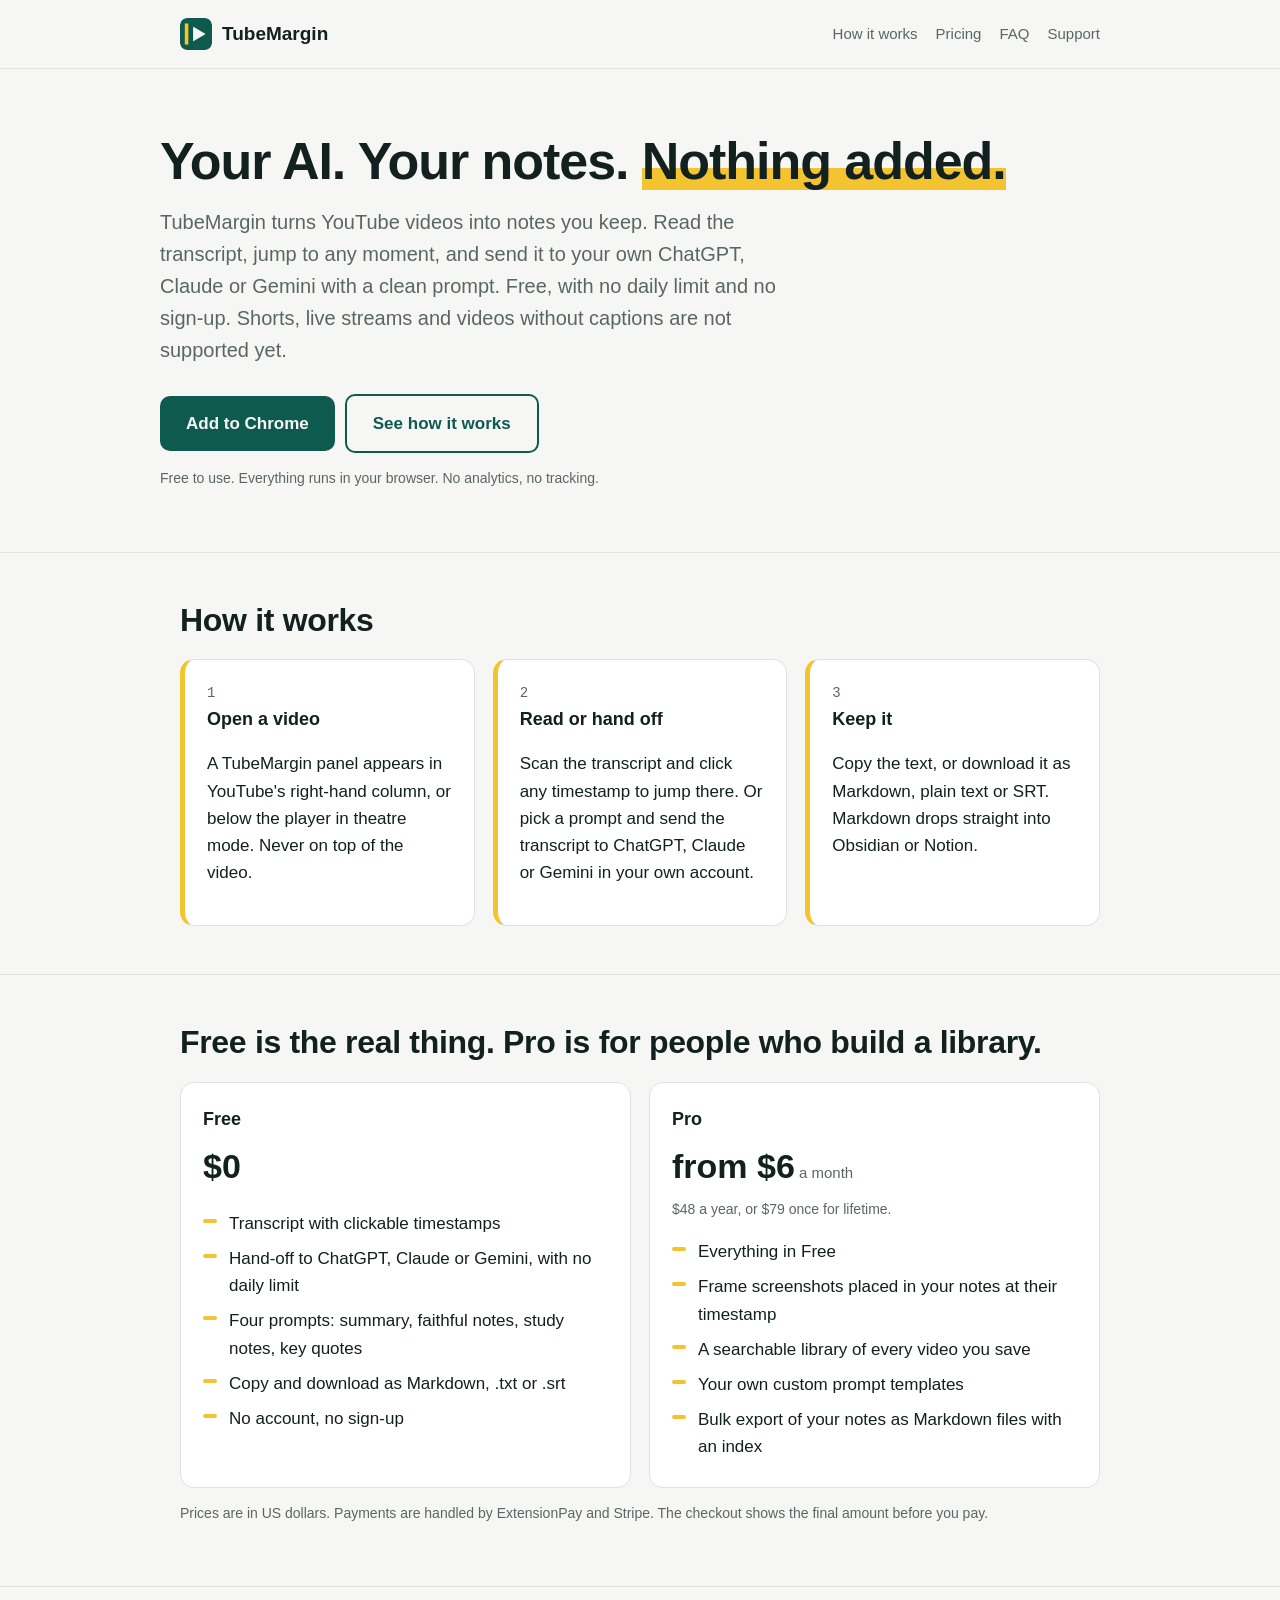
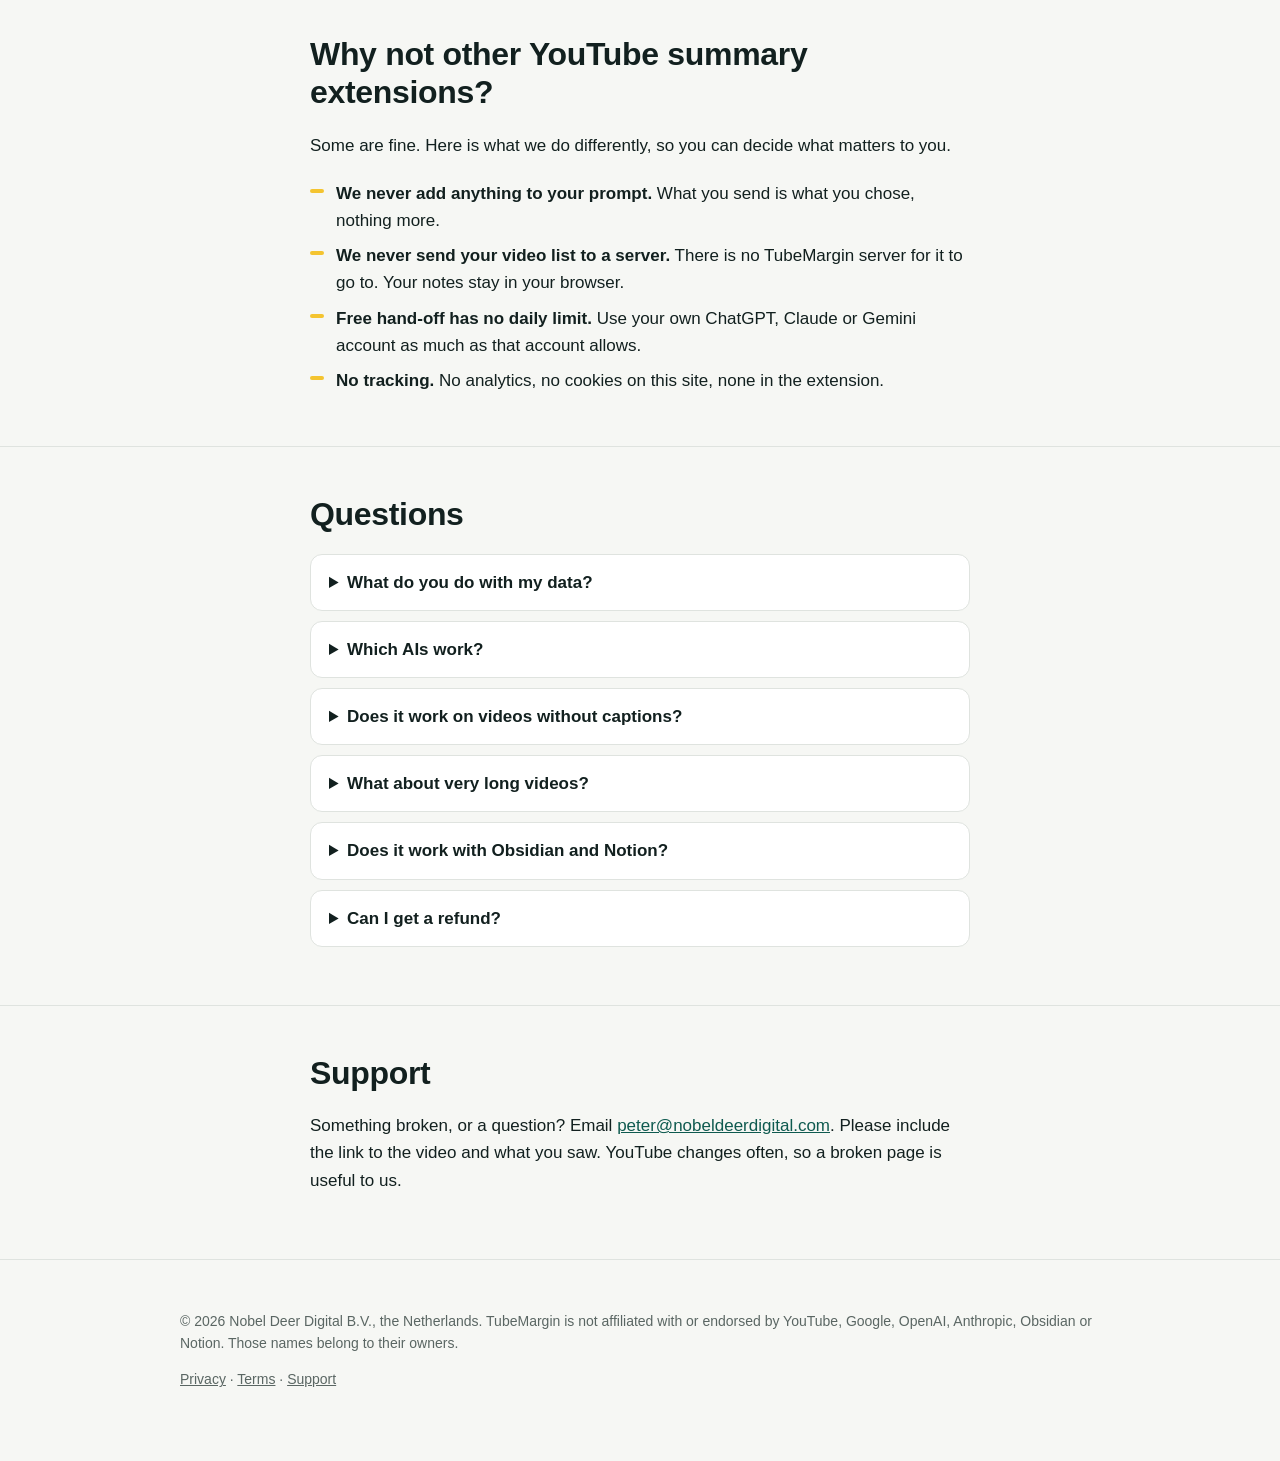
<file: index.html>
<!doctype html>
<html lang="en">
<head>
<meta charset="utf-8">
<meta name="viewport" content="width=device-width,initial-scale=1">
<title>TubeMargin: Notes &amp; Transcript for YouTube</title>
<meta name="description" content="Turn YouTube videos into notes you keep. Transcript with clickable timestamps, free hand-off to your own ChatGPT, Claude or Gemini, Markdown for Obsidian. Nothing added to your prompt.">
<link rel="icon" href="favicon.svg" type="image/svg+xml">
<link rel="icon" href="favicon-32.png" sizes="32x32" type="image/png">
<link rel="stylesheet" href="style.css">
<script src="config.js"></script>
</head>
<body>
<header class="top"><div class="wrap">
  <a class="brand" href="/"><img src="icon-128.png" alt="" width="32" height="32">TubeMargin</a>
  <nav><a href="#how">How it works</a><a href="#pricing">Pricing</a><a href="#faq">FAQ</a><a href="#support">Support</a></nav>
</div></header>

<main>
<div class="wrap hero">
  <h1>Your AI. Your notes. <mark>Nothing added.</mark></h1>
  <p class="lead">TubeMargin turns YouTube videos into notes you keep. Read the transcript, jump to any moment, and send it to your own ChatGPT, Claude or Gemini with a clean prompt. Free, with no daily limit and no sign-up. Shorts, live streams and videos without captions are not supported yet.</p>
  <a class="btn" data-cws href="#">Add to Chrome</a><a class="btn ghost" href="#how">See how it works</a>
  <p class="small">Free to use. Everything runs in your browser. No analytics, no tracking.</p>
</div>

<section id="how"><div class="wrap">
  <h2>How it works</h2>
  <div class="grid">
    <div class="card step"><div class="num">1</div><h3>Open a video</h3><p>A TubeMargin panel appears in YouTube's right-hand column, or below the player in theatre mode. Never on top of the video.</p></div>
    <div class="card step"><div class="num">2</div><h3>Read or hand off</h3><p>Scan the transcript and click any timestamp to jump there. Or pick a prompt and send the transcript to ChatGPT, Claude or Gemini in your own account.</p></div>
    <div class="card step"><div class="num">3</div><h3>Keep it</h3><p>Copy the text, or download it as Markdown, plain text or SRT. Markdown drops straight into Obsidian or Notion.</p></div>
  </div>
</div></section>

<section id="pricing"><div class="wrap">
  <h2>Free is the real thing. Pro is for people who build a library.</h2>
  <div class="grid">
    <div class="card"><h3>Free</h3><div class="price">$0</div>
      <ul class="tick">
        <li>Transcript with clickable timestamps</li>
        <li>Hand-off to ChatGPT, Claude or Gemini, with no daily limit</li>
        <li>Four prompts: summary, faithful notes, study notes, key quotes</li>
        <li>Copy and download as Markdown, .txt or .srt</li>
        <li>No account, no sign-up</li>
      </ul></div>
    <div class="card"><h3>Pro</h3><div class="price">from <span data-price="monthly"></span><small> a month</small></div>
      <p class="small" style="margin-top:0"><span data-price="yearly"></span> a year, or <span data-price="lifetime"></span> once for lifetime.</p>
      <ul class="tick">
        <li>Everything in Free</li>
        <li>Frame screenshots placed in your notes at their timestamp</li>
        <li>A searchable library of every video you save</li>
        <li>Your own custom prompt templates</li>
        <li>Bulk export of your notes as Markdown files with an index</li>
      </ul></div>
  </div>
  <p class="small">Prices are in US dollars. Payments are handled by ExtensionPay and Stripe. The checkout shows the final amount before you pay.</p>
</div></section>

<section id="why"><div class="wrap narrow">
  <h2>Why not other YouTube summary extensions?</h2>
  <p>Some are fine. Here is what we do differently, so you can decide what matters to you.</p>
  <ul class="tick">
    <li><strong>We never add anything to your prompt.</strong> What you send is what you chose, nothing more.</li>
    <li><strong>We never send your video list to a server.</strong> There is no TubeMargin server for it to go to. Your notes stay in your browser.</li>
    <li><strong>Free hand-off has no daily limit.</strong> Use your own ChatGPT, Claude or Gemini account as much as that account allows.</li>
    <li><strong>No tracking.</strong> No analytics, no cookies on this site, none in the extension.</li>
  </ul>
</div></section>

<section id="faq"><div class="wrap narrow">
  <h2>Questions</h2>
  <details><summary>What do you do with my data?</summary><p>Nothing about your videos or notes leaves your browser except what you choose to send. Your notes and settings are stored in your browser. We run no server that receives them. If you buy Pro, we receive your email and purchase record through our payment provider. Read the <a href="privacy.html">privacy policy</a>.</p></details>
  <details><summary>Which AIs work?</summary><p>ChatGPT, Claude and Gemini, using your own account on their websites. TubeMargin opens the site and pastes your prompt into the message box. If pasting fails, it copies the prompt so you can paste it yourself.</p></details>
  <details><summary>Does it work on videos without captions?</summary><p>Not yet. TubeMargin reads the transcript YouTube already provides. If a video has no captions or transcript, there is nothing for it to read, and it will tell you so. Shorts and live streams are not supported yet either.</p></details>
  <details><summary>What about very long videos?</summary><p>TubeMargin never silently cuts a transcript. If it is too long for the AI you picked, it splits it into clearly numbered parts or warns you and lets you choose.</p></details>
  <details><summary>Does it work with Obsidian and Notion?</summary><p>Yes. It exports Markdown, which both open. Pro adds bulk export with an index file.</p></details>
  <details><summary>Can I get a refund?</summary><p>Yes. Contact us within 14 days of buying and we will refund you. Payments go through ExtensionPay and Stripe. See the <a href="terms.html">terms</a> for the right of withdrawal for EU buyers.</p></details>
</div></section>

<section id="support"><div class="wrap narrow">
  <h2>Support</h2>
  <p>Something broken, or a question? Email <a data-email href="#"></a>. Please include the link to the video and what you saw. YouTube changes often, so a broken page is useful to us.</p>
</div></section>
</main>

<footer><div class="wrap">
  <p>&copy; <span id="yr"></span> <span data-legal></span>. TubeMargin is not affiliated with or endorsed by YouTube, Google, OpenAI, Anthropic, Obsidian or Notion. Those names belong to their owners.</p>
  <p><a href="privacy.html">Privacy</a> &middot; <a href="terms.html">Terms</a> &middot; <a href="#support">Support</a></p>
</div></footer>
<script src="site.js"></script>
</body>
</html>
</file>
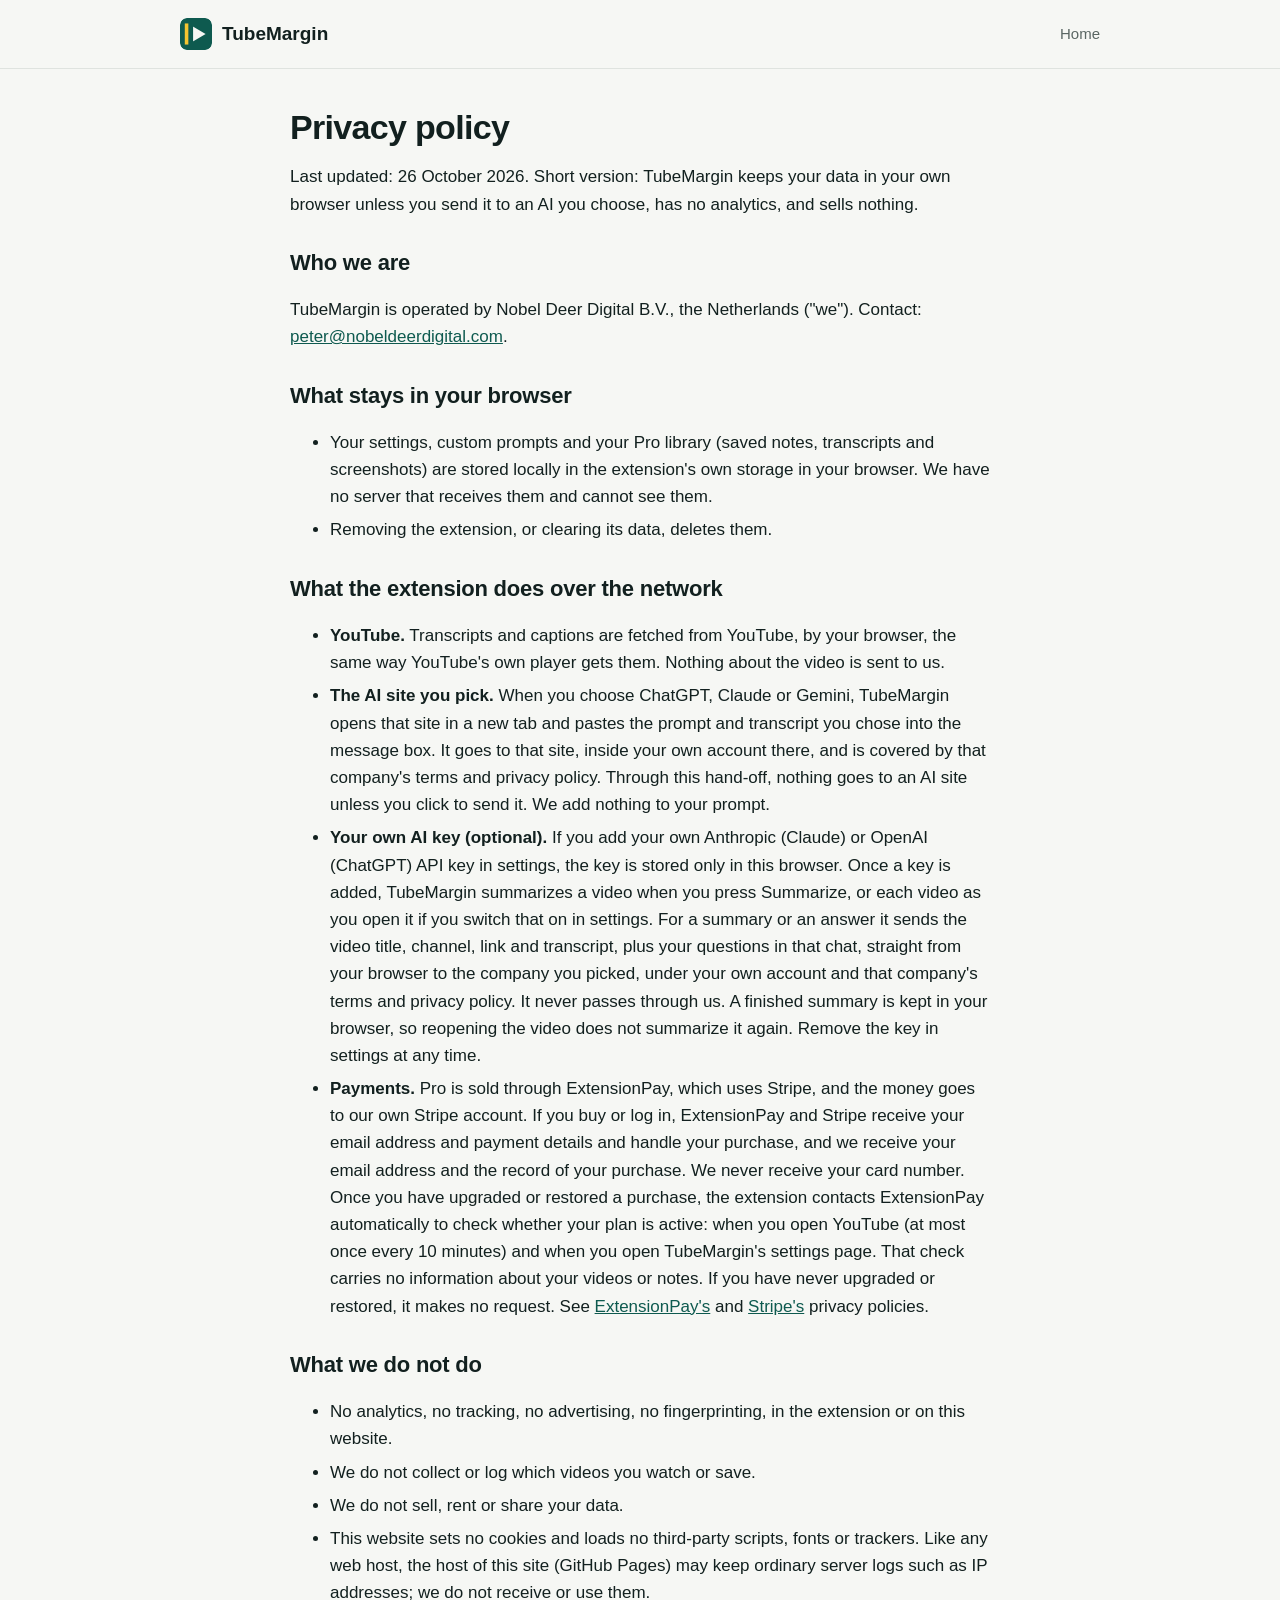
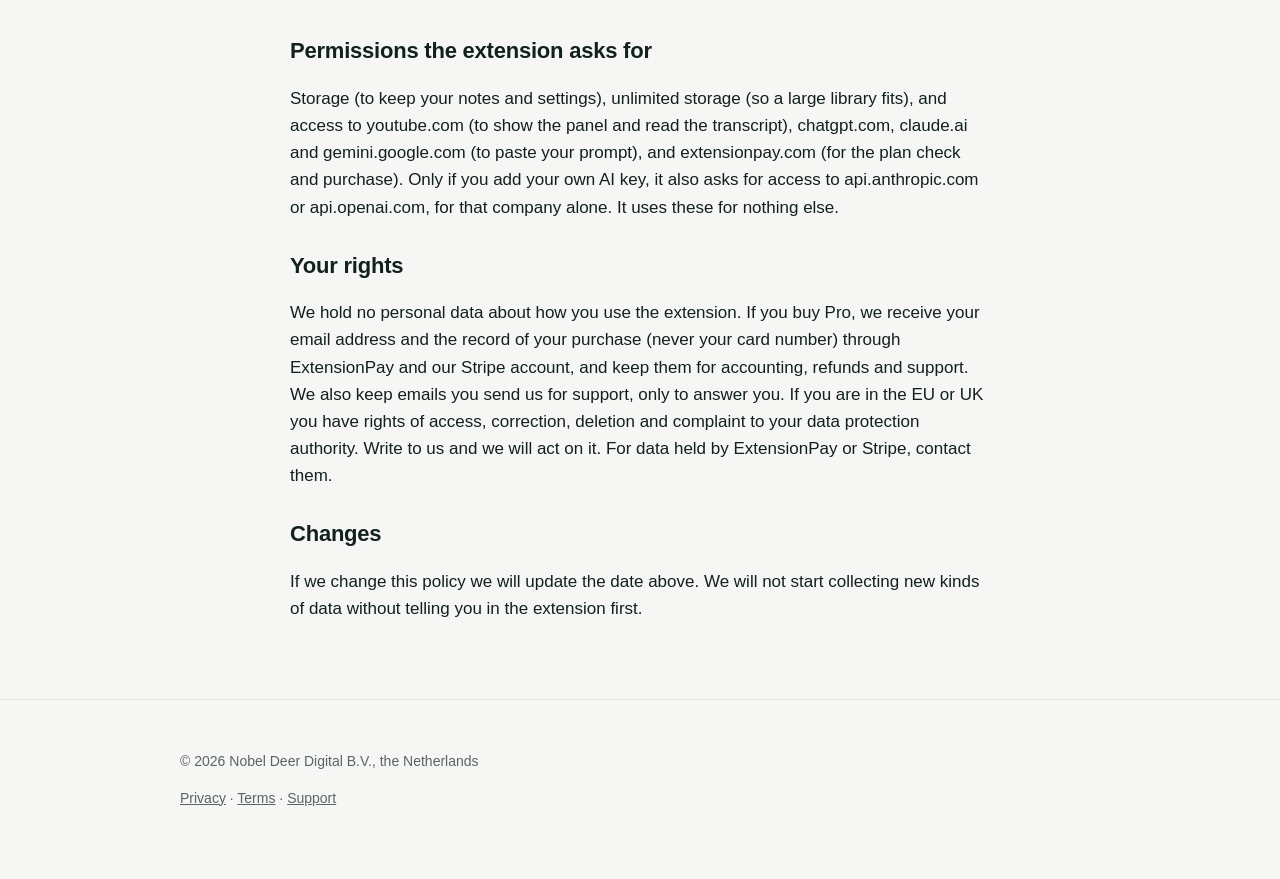
<file: privacy.html>
<!doctype html>
<html lang="en">
<head>
<meta charset="utf-8">
<meta name="viewport" content="width=device-width,initial-scale=1">
<title>Privacy policy | TubeMargin</title>
<link rel="icon" href="favicon.svg" type="image/svg+xml">
<link rel="stylesheet" href="style.css">
<script src="config.js"></script>
</head>
<body>
<header class="top"><div class="wrap"><a class="brand" href="/"><img src="icon-128.png" alt="" width="32" height="32">TubeMargin</a><nav><a href="/">Home</a></nav></div></header>
<main class="wrap narrow doc">
<h1>Privacy policy</h1>
<p>Last updated: 26 October 2026. Short version: TubeMargin keeps your data in your own browser unless you send it to an AI you choose, has no analytics, and sells nothing.</p>

<h2>Who we are</h2>
<p>TubeMargin is operated by <span data-legal></span> ("we"). Contact: <a data-email href="#"></a>.</p>

<h2>What stays in your browser</h2>
<ul>
<li>Your settings, custom prompts and your Pro library (saved notes, transcripts and screenshots) are stored locally in the extension's own storage in your browser. We have no server that receives them and cannot see them.</li>
<li>Removing the extension, or clearing its data, deletes them.</li>
</ul>

<h2>What the extension does over the network</h2>
<ul>
<li><strong>YouTube.</strong> Transcripts and captions are fetched from YouTube, by your browser, the same way YouTube's own player gets them. Nothing about the video is sent to us.</li>
<li><strong>The AI site you pick.</strong> When you choose ChatGPT, Claude or Gemini, TubeMargin opens that site in a new tab and pastes the prompt and transcript you chose into the message box. It goes to that site, inside your own account there, and is covered by that company's terms and privacy policy. Through this hand-off, nothing goes to an AI site unless you click to send it. We add nothing to your prompt.</li>
<li><strong>Your own AI key (optional).</strong> If you add your own Anthropic (Claude) or OpenAI (ChatGPT) API key in settings, the key is stored only in this browser. Once a key is added, TubeMargin summarizes a video when you press Summarize, or each video as you open it if you switch that on in settings. For a summary or an answer it sends the video title, channel, link and transcript, plus your questions in that chat, straight from your browser to the company you picked, under your own account and that company's terms and privacy policy. It never passes through us. A finished summary is kept in your browser, so reopening the video does not summarize it again. Remove the key in settings at any time.</li>
<li><strong>Payments.</strong> Pro is sold through ExtensionPay, which uses Stripe, and the money goes to our own Stripe account. If you buy or log in, ExtensionPay and Stripe receive your email address and payment details and handle your purchase, and we receive your email address and the record of your purchase. We never receive your card number. Once you have upgraded or restored a purchase, the extension contacts ExtensionPay automatically to check whether your plan is active: when you open YouTube (at most once every 10 minutes) and when you open TubeMargin's settings page. That check carries no information about your videos or notes. If you have never upgraded or restored, it makes no request. See <a href="https://extensionpay.com/privacy">ExtensionPay's</a> and <a href="https://stripe.com/privacy">Stripe's</a> privacy policies.</li>
</ul>

<h2>What we do not do</h2>
<ul>
<li>No analytics, no tracking, no advertising, no fingerprinting, in the extension or on this website.</li>
<li>We do not collect or log which videos you watch or save.</li>
<li>We do not sell, rent or share your data.</li>
<li>This website sets no cookies and loads no third-party scripts, fonts or trackers. Like any web host, the host of this site (GitHub Pages) may keep ordinary server logs such as IP addresses; we do not receive or use them.</li>
</ul>

<h2>Permissions the extension asks for</h2>
<p>Storage (to keep your notes and settings), unlimited storage (so a large library fits), and access to youtube.com (to show the panel and read the transcript), chatgpt.com, claude.ai and gemini.google.com (to paste your prompt), and extensionpay.com (for the plan check and purchase). Only if you add your own AI key, it also asks for access to api.anthropic.com or api.openai.com, for that company alone. It uses these for nothing else.</p>

<h2>Your rights</h2>
<p>We hold no personal data about how you use the extension. If you buy Pro, we receive your email address and the record of your purchase (never your card number) through ExtensionPay and our Stripe account, and keep them for accounting, refunds and support. We also keep emails you send us for support, only to answer you. If you are in the EU or UK you have rights of access, correction, deletion and complaint to your data protection authority. Write to us and we will act on it. For data held by ExtensionPay or Stripe, contact them.</p>

<h2>Changes</h2>
<p>If we change this policy we will update the date above. We will not start collecting new kinds of data without telling you in the extension first.</p>
</main>
<footer><div class="wrap"><p>&copy; <span id="yr"></span> <span data-legal></span></p><p><a href="privacy.html">Privacy</a> &middot; <a href="terms.html">Terms</a> &middot; <a href="/#support">Support</a></p></div></footer>
<script src="site.js"></script>
</body>
</html>
</file>
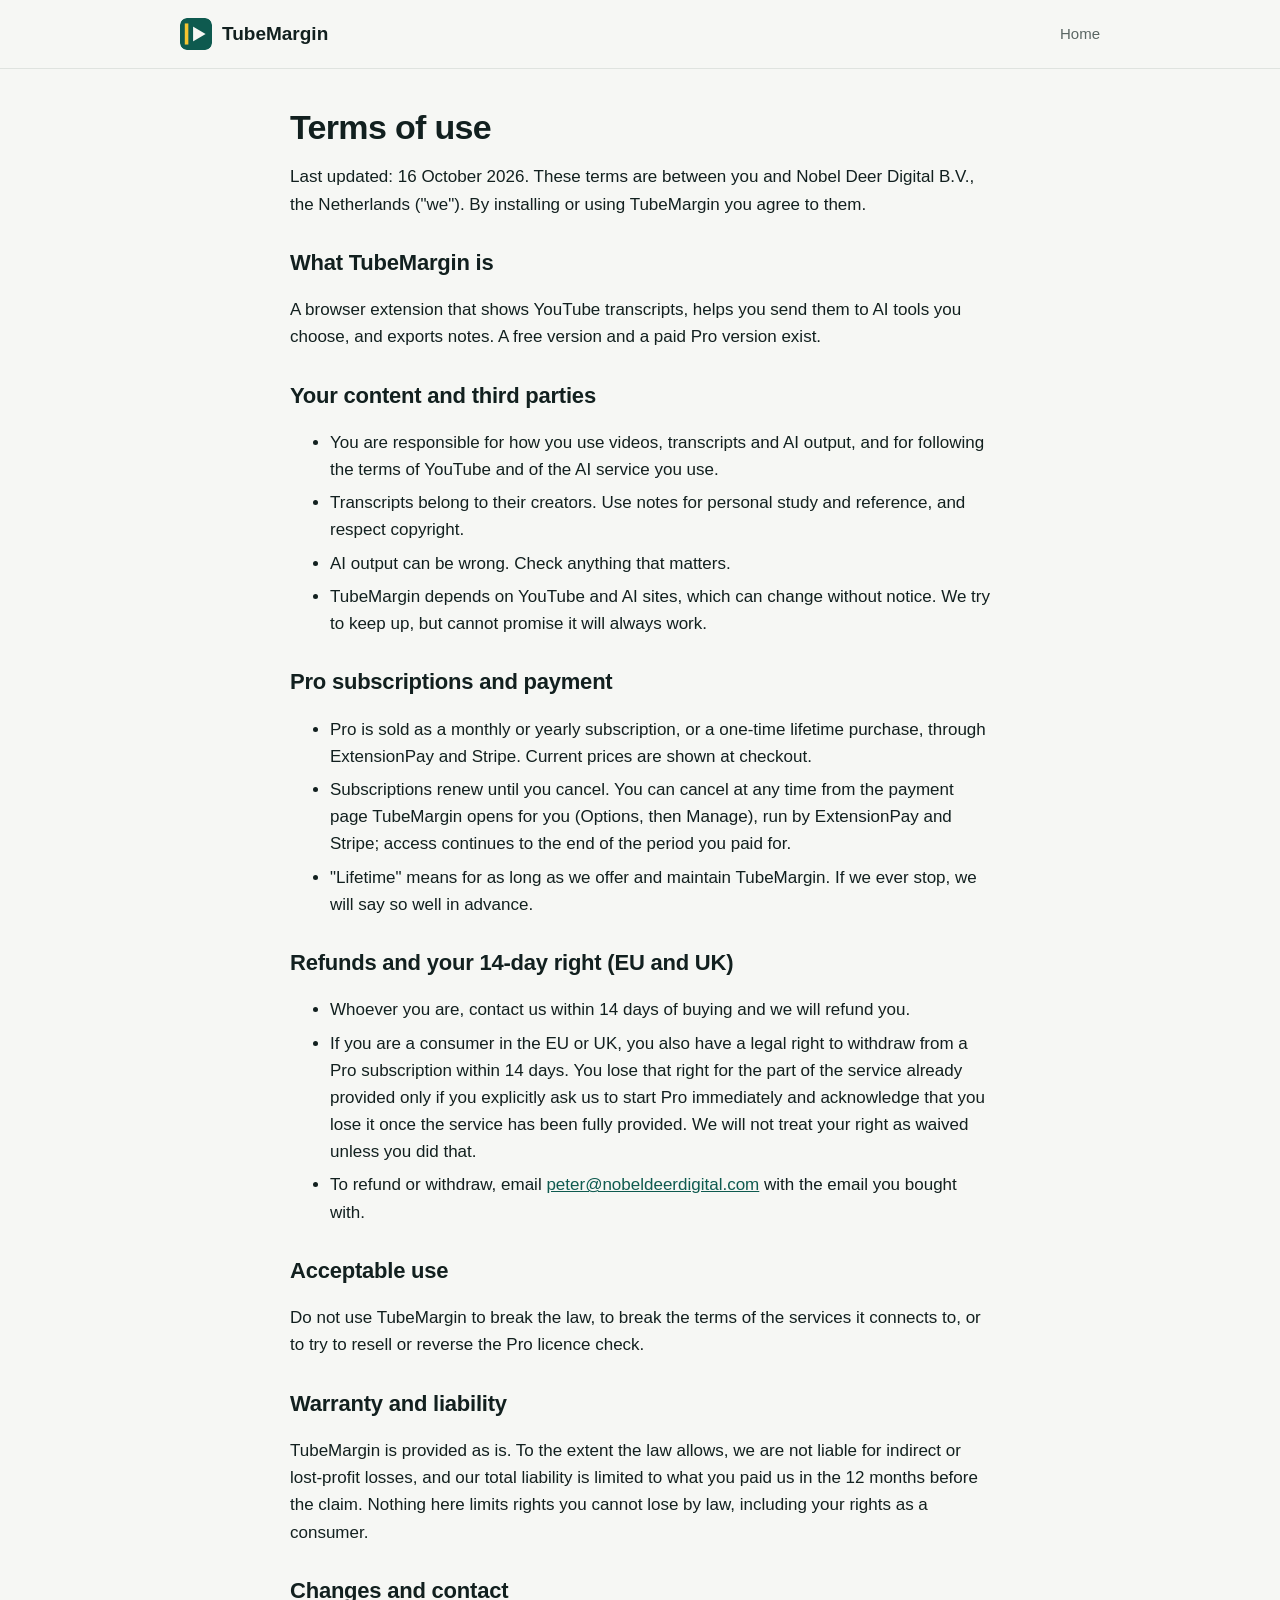
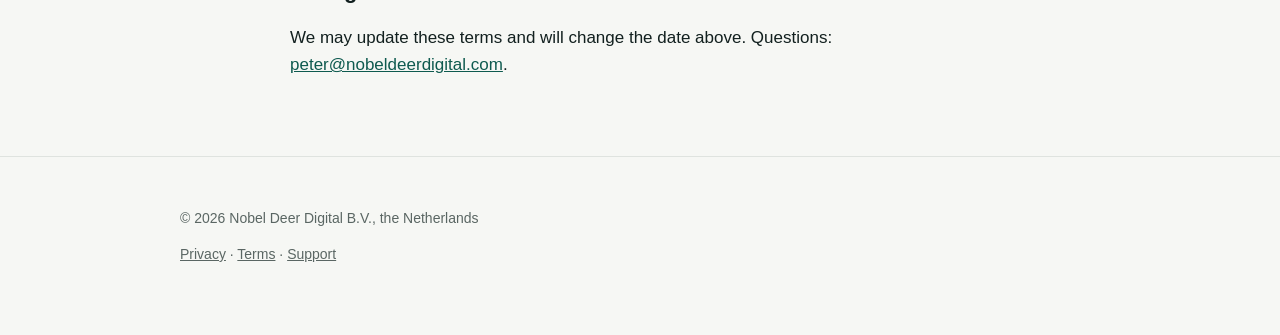
<file: terms.html>
<!doctype html>
<html lang="en">
<head>
<meta charset="utf-8">
<meta name="viewport" content="width=device-width,initial-scale=1">
<title>Terms | TubeMargin</title>
<link rel="icon" href="favicon.svg" type="image/svg+xml">
<link rel="stylesheet" href="style.css">
<script src="config.js"></script>
</head>
<body>
<header class="top"><div class="wrap"><a class="brand" href="/"><img src="icon-128.png" alt="" width="32" height="32">TubeMargin</a><nav><a href="/">Home</a></nav></div></header>
<main class="wrap narrow doc">
<h1>Terms of use</h1>
<p>Last updated: 16 October 2026. These terms are between you and <span data-legal></span> ("we"). By installing or using TubeMargin you agree to them.</p>

<h2>What TubeMargin is</h2>
<p>A browser extension that shows YouTube transcripts, helps you send them to AI tools you choose, and exports notes. A free version and a paid Pro version exist.</p>

<h2>Your content and third parties</h2>
<ul>
<li>You are responsible for how you use videos, transcripts and AI output, and for following the terms of YouTube and of the AI service you use.</li>
<li>Transcripts belong to their creators. Use notes for personal study and reference, and respect copyright.</li>
<li>AI output can be wrong. Check anything that matters.</li>
<li>TubeMargin depends on YouTube and AI sites, which can change without notice. We try to keep up, but cannot promise it will always work.</li>
</ul>

<h2>Pro subscriptions and payment</h2>
<ul>
<li>Pro is sold as a monthly or yearly subscription, or a one-time lifetime purchase, through ExtensionPay and Stripe. Current prices are shown at checkout.</li>
<li>Subscriptions renew until you cancel. You can cancel at any time from the payment page TubeMargin opens for you (Options, then Manage), run by ExtensionPay and Stripe; access continues to the end of the period you paid for.</li>
<li>"Lifetime" means for as long as we offer and maintain TubeMargin. If we ever stop, we will say so well in advance.</li>
</ul>

<h2>Refunds and your 14-day right (EU and UK)</h2>
<ul>
<li>Whoever you are, contact us within 14 days of buying and we will refund you.</li>
<li>If you are a consumer in the EU or UK, you also have a legal right to withdraw from a Pro subscription within 14 days. You lose that right for the part of the service already provided only if you explicitly ask us to start Pro immediately and acknowledge that you lose it once the service has been fully provided. We will not treat your right as waived unless you did that.</li>
<li>To refund or withdraw, email <a data-email href="#"></a> with the email you bought with.</li>
</ul>

<h2>Acceptable use</h2>
<p>Do not use TubeMargin to break the law, to break the terms of the services it connects to, or to try to resell or reverse the Pro licence check.</p>

<h2>Warranty and liability</h2>
<p>TubeMargin is provided as is. To the extent the law allows, we are not liable for indirect or lost-profit losses, and our total liability is limited to what you paid us in the 12 months before the claim. Nothing here limits rights you cannot lose by law, including your rights as a consumer.</p>

<h2>Changes and contact</h2>
<p>We may update these terms and will change the date above. Questions: <a data-email href="#"></a>.</p>
</main>
<footer><div class="wrap"><p>&copy; <span id="yr"></span> <span data-legal></span></p><p><a href="privacy.html">Privacy</a> &middot; <a href="terms.html">Terms</a> &middot; <a href="/#support">Support</a></p></div></footer>
<script src="site.js"></script>
</body>
</html>
</file>
<file: style.css>
:root{--pine:#0E5A4F;--hi:#F4C430;--ink:#12201F;--paper:#F6F7F4;--slate:#5A6663;--card:#fff;--line:#dfe3df;--link:#0E5A4F;--btn:#0E5A4F;--btntext:#F6F7F4;--mark-bg:#fff}
@media (prefers-color-scheme:dark){:root{--paper:#12201F;--ink:#F6F7F4;--slate:#a9b8b4;--card:#192b29;--line:#2a403d;--link:#4fc3ad;--btn:#2FA08C;--btntext:#08130f;--mark-bg:#192b29}}
*{box-sizing:border-box}
html{scroll-behavior:smooth}
body{margin:0;background:var(--paper);color:var(--ink);font:17px/1.6 Inter,-apple-system,BlinkMacSystemFont,"Segoe UI",Roboto,Helvetica,Arial,sans-serif}
a{color:var(--link)}
.wrap{max-width:960px;margin:0 auto;padding:0 20px}
.narrow{max-width:700px}
header.top{padding:18px 0;border-bottom:1px solid var(--line)}
header.top .wrap{display:flex;align-items:center;justify-content:space-between;gap:12px;flex-wrap:wrap}
.brand{display:flex;align-items:center;gap:10px;font-weight:700;font-size:19px;color:var(--ink);text-decoration:none}
.brand img{width:32px;height:32px;border-radius:7px}
nav a{margin-left:18px;color:var(--slate);text-decoration:none;font-size:15px}
nav a:hover{color:var(--ink)}
.hero{padding:64px 0 48px}
h1{font-size:clamp(32px,6vw,52px);line-height:1.1;margin:0 0 16px;letter-spacing:-.02em}
h1 mark{background:linear-gradient(transparent 62%,var(--hi) 62%);color:inherit}
h2{font-size:clamp(24px,4vw,32px);line-height:1.2;margin:0 0 20px;letter-spacing:-.01em}
h3{margin:0 0 6px;font-size:18px}
.lead{font-size:20px;color:var(--slate);max-width:620px;margin:0 0 28px}
.btn{display:inline-block;background:var(--btn);color:var(--btntext);padding:14px 26px;border-radius:10px;font-weight:700;text-decoration:none;font-size:17px}
.btn:hover{filter:brightness(1.1)}
.btn.ghost{background:transparent;color:var(--link);border:2px solid var(--link);margin-left:10px}
.small{font-size:14px;color:var(--slate);margin-top:14px}
section{padding:48px 0;border-top:1px solid var(--line)}
.grid{display:grid;gap:18px;grid-template-columns:repeat(auto-fit,minmax(250px,1fr))}
.card{background:var(--card);border:1px solid var(--line);border-radius:14px;padding:22px}
.step{border-left:5px solid var(--hi)}
.num{font-family:"JetBrains Mono",ui-monospace,Menlo,monospace;color:var(--slate);font-size:14px}
.price{font-size:34px;font-weight:700;margin:4px 0}
.price small{font-size:15px;font-weight:400;color:var(--slate)}
ul.tick{padding:0;list-style:none;margin:12px 0 0}
ul.tick li{padding:4px 0 4px 26px;position:relative}
ul.tick li:before{content:"";position:absolute;left:0;top:13px;width:14px;height:4px;background:var(--hi);border-radius:2px}
details{background:var(--card);border:1px solid var(--line);border-radius:12px;padding:14px 18px;margin-bottom:10px}
summary{cursor:pointer;font-weight:700}
details p{margin:10px 0 0}
footer{padding:36px 0 56px;border-top:1px solid var(--line);color:var(--slate);font-size:14px}
footer a{color:var(--slate)}
.doc{padding:40px 0 60px}
.doc h1{font-size:34px}
.doc h2{font-size:22px;margin-top:32px}
.doc li{margin-bottom:6px}
.ph{background:var(--hi);color:#12201F;padding:0 4px;border-radius:3px}
@media (max-width:560px){.btn.ghost{margin:12px 0 0}nav a{margin-left:12px}.hero{padding-top:40px}}
</file>
